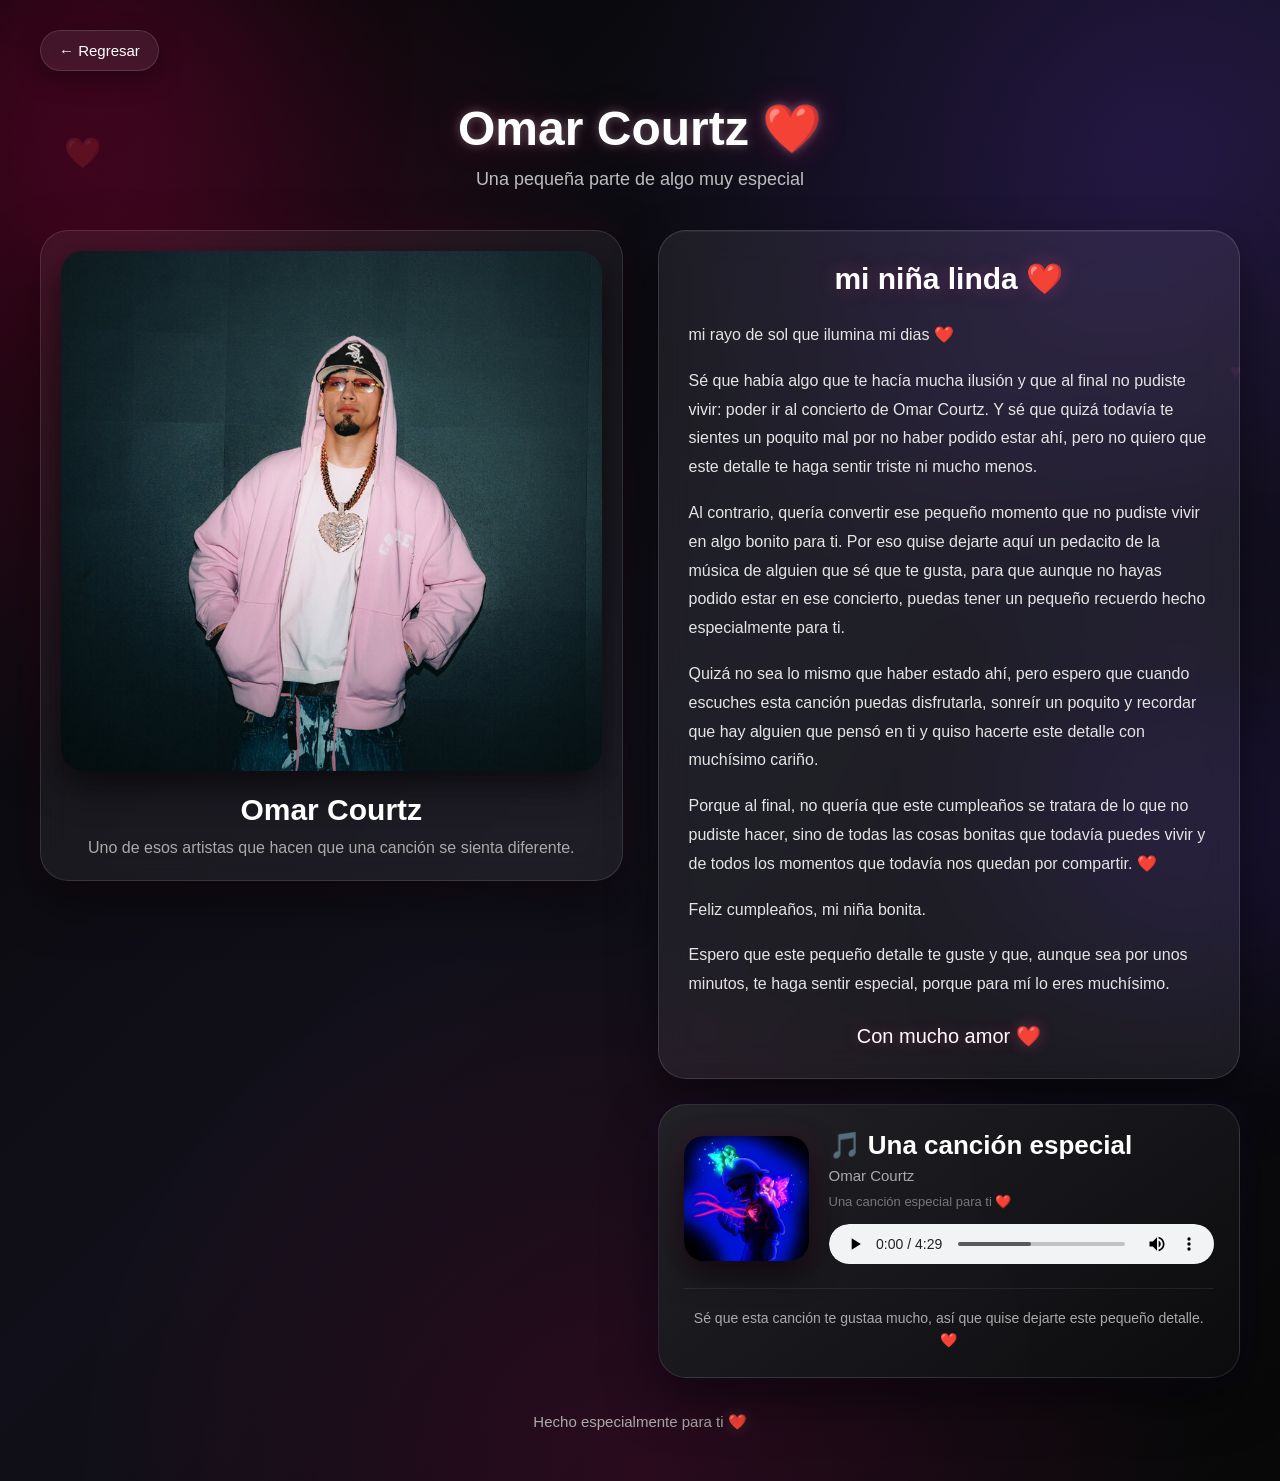
<file: Cantante2.html>
<!DOCTYPE html>
<html lang="es">
<head>
    <meta charset="UTF-8">
    <meta name="viewport" content="width=device-width, initial-scale=1.0">

    <title>Omar Courtz ❤️</title>

    <style>

        * {
            margin: 0;
            padding: 0;
            box-sizing: border-box;
        }

        body {
            font-family: Arial, sans-serif;
            color: white;
            min-height: 100vh;
            padding: 30px 40px;

            background:
                radial-gradient(circle at 10% 20%, rgba(255, 0, 90, 0.18), transparent 30%),
                radial-gradient(circle at 90% 10%, rgba(120, 60, 255, 0.18), transparent 30%),
                radial-gradient(circle at 50% 100%, rgba(255, 0, 120, 0.12), transparent 35%),
                linear-gradient(135deg, #050505, #11101a, #080808);

            overflow-x: hidden;
        }


        body::before,
        body::after {
            content: "";
            position: fixed;
            width: 350px;
            height: 350px;
            border-radius: 50%;
            filter: blur(100px);
            opacity: 0.15;
            pointer-events: none;
            z-index: -1;
        }


        body::before {
            background: #ff0077;
            top: -100px;
            left: -100px;
        }


        body::after {
            background: #713cff;
            bottom: -100px;
            right: -100px;
        }


        .contenedor {
            max-width: 1200px;
            margin: auto;
        }


        /* BOTÓN REGRESAR */

        .btn-regresar {
            display: inline-flex;
            align-items: center;
            gap: 8px;

            text-decoration: none;
            color: white;

            background: rgba(255,255,255,0.07);
            border: 1px solid rgba(255,255,255,0.13);

            padding: 11px 18px;
            border-radius: 50px;

            font-size: 15px;

            box-shadow:
                0 8px 25px rgba(0,0,0,0.35);

            backdrop-filter: blur(12px);

            transition: 0.3s ease;

            margin-bottom: 30px;
        }


        .btn-regresar:hover {
            transform: translateX(-5px);

            background: linear-gradient(
                135deg,
                rgba(255,0,120,0.25),
                rgba(120,60,255,0.25)
            );

            border-color: rgba(255,255,255,0.25);

            box-shadow:
                0 10px 30px rgba(255,0,120,0.15);
        }


        /* TÍTULO */

        .titulo {
            text-align: center;
            margin-bottom: 40px;
        }


        .titulo h1 {
            font-size: 48px;
            margin-bottom: 12px;

            text-shadow:
                0 0 10px rgba(255,255,255,0.3),
                0 0 30px rgba(255,0,120,0.25);
        }


        .titulo p {
            color: #bdbdbd;
            font-size: 18px;
        }


        /* CORAZONES */

        .corazon {
            position: fixed;
            color: rgba(255, 90, 150, 0.18);
            font-size: 30px;
            pointer-events: none;
            animation: flotar 6s ease-in-out infinite;
        }


        .corazon1 {
            top: 15%;
            left: 5%;
        }


        .corazon2 {
            top: 70%;
            right: 6%;
            animation-delay: 2s;
        }


        .corazon3 {
            top: 40%;
            right: 3%;
            font-size: 20px;
            animation-delay: 1s;
        }


        @keyframes flotar {

            0%, 100% {
                transform: translateY(0) rotate(-5deg);
            }

            50% {
                transform: translateY(-20px) rotate(5deg);
            }

        }


        /* DOS COLUMNAS */

        .contenido {
            display: grid;
            grid-template-columns: 1fr 1fr;
            gap: 35px;
            align-items: start;
        }


        /* FOTO PRINCIPAL */

        .foto-principal {
            background: rgba(255,255,255,0.055);
            padding: 20px;
            border-radius: 28px;

            border: 1px solid rgba(255,255,255,0.12);

            box-shadow:
                0 20px 50px rgba(0,0,0,0.55),
                0 0 35px rgba(255,0,120,0.08);

            backdrop-filter: blur(15px);

            transition: 0.4s ease;
        }


        .foto-principal:hover {
            transform: translateY(-6px);

            box-shadow:
                0 25px 60px rgba(0,0,0,0.65),
                0 0 45px rgba(255,0,120,0.16);
        }


        .foto-principal img {
            width: 100%;
            height: 520px;

            object-fit: cover;

            border-radius: 22px;
            display: block;

            box-shadow:
                0 15px 35px rgba(0,0,0,0.6);

            transition: 0.5s ease;
        }


        .foto-principal:hover img {
            transform: scale(1.015);
        }


        .foto-principal h2 {
            text-align: center;
            margin-top: 22px;
            font-size: 30px;
        }


        .foto-principal p {
            text-align: center;
            color: #aaa;
            margin-top: 9px;
            line-height: 1.5;
        }


        /* CARTA */

        .carta {
            background: rgba(255,255,255,0.065);

            border: 1px solid rgba(255,255,255,0.13);

            border-radius: 28px;
            padding: 30px;

            box-shadow:
                0 20px 50px rgba(0,0,0,0.45),
                inset 0 1px 0 rgba(255,255,255,0.05);

            backdrop-filter: blur(18px);

            transition: 0.4s ease;
        }


        .carta:hover {
            box-shadow:
                0 25px 60px rgba(0,0,0,0.55),
                0 0 35px rgba(255,0,120,0.08);
        }


        .carta h2 {
            text-align: center;
            font-size: 30px;
            margin-bottom: 25px;

            text-shadow:
                0 0 20px rgba(255,80,150,0.25);
        }


        .carta p {
            color: #e5e5e5;
            line-height: 1.8;
            font-size: 16px;
            margin-bottom: 17px;
        }


        .firma {
            text-align: center;
            font-size: 20px;
            margin-top: 25px;
            color: white;

            text-shadow:
                0 0 15px rgba(255,80,150,0.35);
        }


        /* REPRODUCTOR */

        .musica {
            margin-top: 25px;

            background:
                linear-gradient(
                    145deg,
                    rgba(35,35,40,0.95),
                    rgba(12,12,15,0.95)
                );

            border-radius: 28px;
            padding: 25px;

            box-shadow:
                0 20px 50px rgba(0,0,0,0.55),
                0 0 35px rgba(120,60,255,0.08);

            border: 1px solid rgba(255,255,255,0.1);

            backdrop-filter: blur(15px);

            transition: 0.4s ease;
        }


        .musica:hover {
            transform: translateY(-4px);

            box-shadow:
                0 25px 60px rgba(0,0,0,0.65),
                0 0 40px rgba(120,60,255,0.14);
        }


        .musica-contenido {
            display: flex;
            align-items: center;
            gap: 20px;
        }


        /* CARÁTULA */

        .caratula {
            width: 125px;
            height: 125px;

            border-radius: 20px;

            object-fit: cover;

            box-shadow:
                0 12px 30px rgba(0,0,0,0.65),
                0 0 25px rgba(255,0,120,0.12);

            flex-shrink: 0;

            transition: 0.4s ease;
        }


        .caratula:hover {
            transform: scale(1.04) rotate(1deg);
        }


        .informacion-musica {
            flex: 1;
        }


        .informacion-musica h3 {
            font-size: 26px;
            margin-bottom: 6px;
        }


        .artista {
            color: #aaa;
            font-size: 15px;
            margin-bottom: 10px;
        }


        .detalle {
            color: #777;
            font-size: 13px;
            margin-bottom: 15px;
        }


        /* AUDIO */

        audio {
            width: 100%;
            height: 40px;
            border-radius: 20px;
        }


        .mensaje-musica {
            text-align: center;
            color: #aaa;
            font-size: 14px;
            line-height: 1.6;
            margin-top: 20px;

            padding-top: 18px;

            border-top: 1px solid rgba(255,255,255,0.08);
        }


        /* MENSAJE FINAL */

        .mensaje {
            margin-top: 35px;
            text-align: center;
            color: #aaa;
            font-size: 15px;

            padding-bottom: 20px;

            text-shadow:
                0 0 15px rgba(255,255,255,0.15);
        }


        /* CELULAR */

        @media (max-width: 800px) {

            body {
                padding: 20px;
            }


            .contenido {
                grid-template-columns: 1fr;
            }


            .titulo h1 {
                font-size: 35px;
            }


            .titulo p {
                font-size: 15px;
            }


            .foto-principal img {
                height: 420px;
            }


            .carta {
                padding: 22px;
            }


            .carta h2 {
                font-size: 25px;
            }


            .musica-contenido {
                flex-direction: column;
                text-align: center;
            }


            .caratula {
                width: 170px;
                height: 170px;
            }


            .informacion-musica {
                width: 100%;
            }


            .corazon {
                display: none;
            }


            .btn-regresar {
                margin-bottom: 20px;
            }

        }

    </style>

</head>


<body>


    <!-- CORAZONES DECORATIVOS -->

    <div class="corazon corazon1">❤️</div>
    <div class="corazon corazon2">♡</div>
    <div class="corazon corazon3">♥</div>


    <div class="contenedor">


        <!-- BOTÓN REGRESAR -->

        <a href="cantantes.html" class="btn-regresar">
            ← Regresar
        </a>


        <!-- TÍTULO -->

        <div class="titulo">

            <h1>
                Omar Courtz ❤️
            </h1>

            <p>
                Una pequeña parte de algo muy especial
            </p>

        </div>


        <!-- CONTENIDO -->

        <div class="contenido">


            <!-- FOTO DE OMAR -->

            <div class="foto-principal">

                <img
                    src="courtz.jpg"
                    alt="Omar Courtz"
                >

                <h2>
                    Omar Courtz
                </h2>

                <p>
                    Uno de esos artistas que hacen que una canción
                    se sienta diferente.
                </p>

            </div>


            <!-- COLUMNA DERECHA -->

            <div>


                <!-- CARTA -->

                <div class="carta">

                    <h2>
                         mi niña linda ❤️
                    </h2>


                    <p>
                        mi rayo de sol que ilumina mi dias ❤️
                    </p>


                    <p>
                        Sé que había algo que te hacía mucha ilusión
                        y que al final no pudiste vivir: poder ir
                        al concierto de Omar Courtz. Y sé que quizá
                        todavía te sientes un poquito mal por no haber
                        podido estar ahí, pero no quiero que este detalle
                        te haga sentir triste ni mucho menos.
                    </p>


                    <p>
                        Al contrario, quería convertir ese pequeño
                        momento que no pudiste vivir en algo bonito
                        para ti. Por eso quise dejarte aquí un pedacito
                        de la música de alguien que sé que te gusta,
                        para que aunque no hayas podido estar en ese
                        concierto, puedas tener un pequeño recuerdo
                        hecho especialmente para ti.
                    </p>


                    <p>
                        Quizá no sea lo mismo que haber estado ahí,
                        pero espero que cuando escuches esta canción
                        puedas disfrutarla, sonreír un poquito y
                        recordar que hay alguien que pensó en ti y
                        quiso hacerte este detalle con muchísimo cariño.
                    </p>


                    <p>
                        Porque al final, no quería que este cumpleaños
                        se tratara de lo que no pudiste hacer, sino de
                        todas las cosas bonitas que todavía puedes vivir
                        y de todos los momentos que todavía nos quedan
                        por compartir. ❤️
                    </p>


                    <p>
                        Feliz cumpleaños, mi niña bonita.
                    </p>


                    <p>
                        Espero que este pequeño detalle te guste y que,
                        aunque sea por unos minutos, te haga sentir
                        especial, porque para mí lo eres muchísimo.
                    </p>


                    <div class="firma">
                        Con mucho amor ❤️
                    </div>

                </div>


                <!-- REPRODUCTOR -->

                <div class="musica">


                    <div class="musica-contenido">


                        <!-- CARÁTULA -->

                        <img
                            src="album.jpg"
                            alt="Canción de Omar Courtz"
                            class="caratula"
                        >


                        <div class="informacion-musica">


                            <h3>
                                🎵 Una canción especial
                            </h3>


                            <div class="artista">
                                Omar Courtz
                            </div>


                            <div class="detalle">
                                Una canción especial para ti ❤️
                            </div>


                            <audio controls>

                                <source
                                    src="Omar Courtz, ROA - WO OH OH.mp3"
                                    type="audio/mpeg"
                                >

                                Tu navegador no puede reproducir este audio.

                            </audio>


                        </div>

                    </div>


                    <div class="mensaje-musica">

                        Sé que esta canción te gustaa mucho,
                         así que quise dejarte este pequeño
                        detalle. ❤️

                    </div>

                </div>


            </div>

        </div>


        <!-- MENSAJE FINAL -->

        <div class="mensaje">

            Hecho especialmente para ti ❤️

        </div>


    </div>


</body>
</html>
</file>
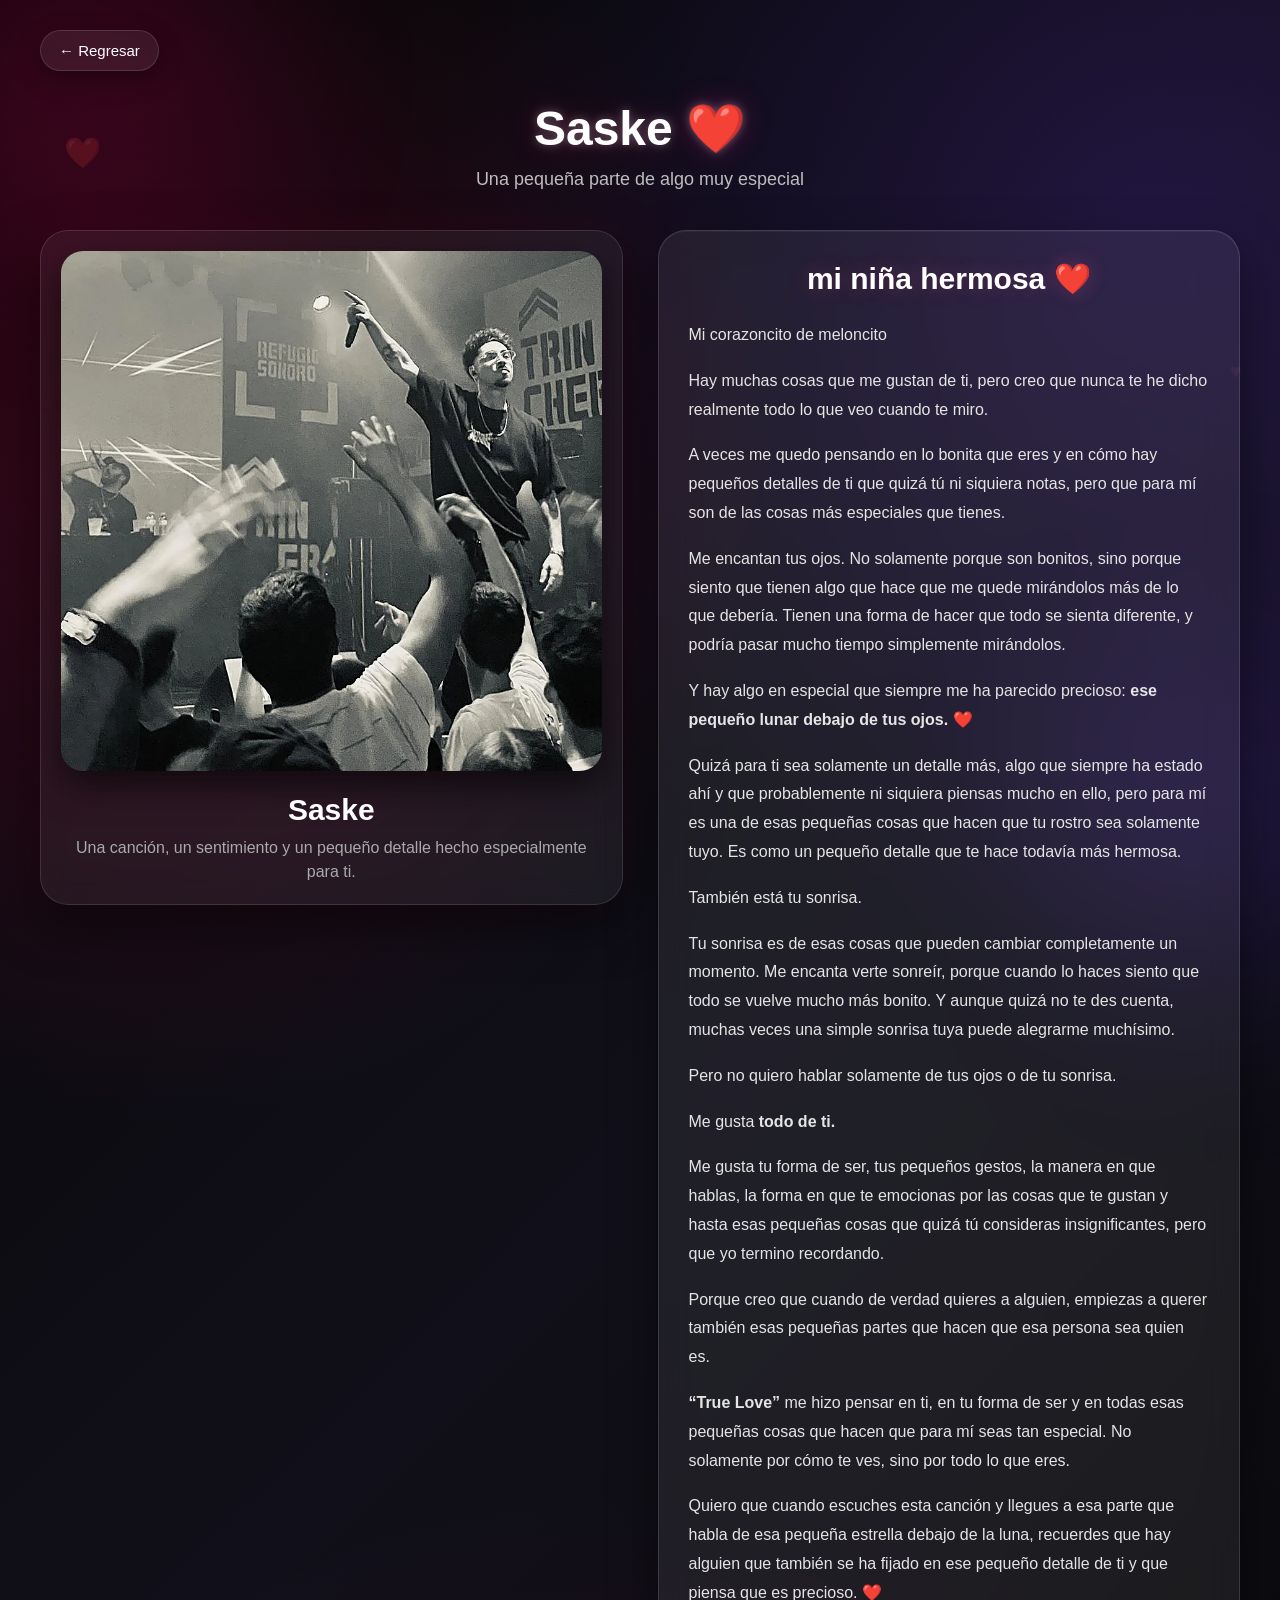
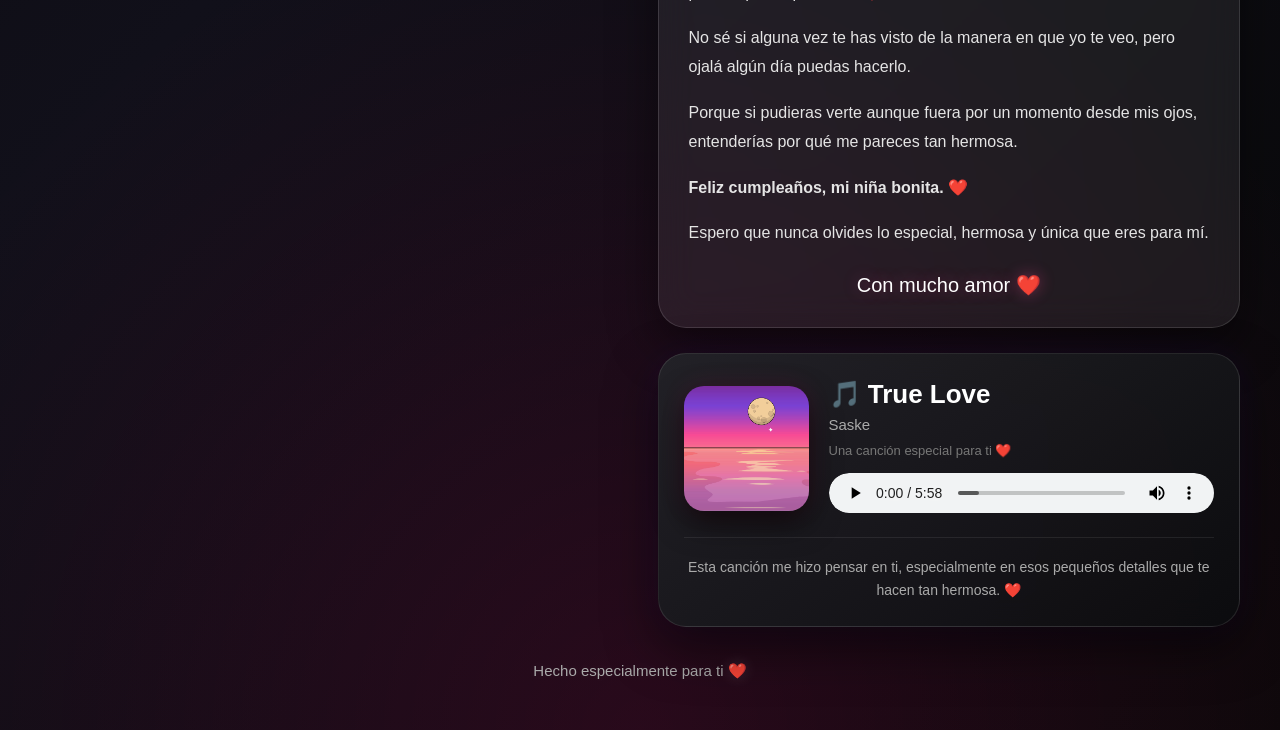
<file: Cantante3.html>
<!DOCTYPE html>
<html lang="es">
<head>
    <meta charset="UTF-8">
    <meta name="viewport" content="width=device-width, initial-scale=1.0">

    <title>Saske ❤️</title>

    <style>

        * {
            margin: 0;
            padding: 0;
            box-sizing: border-box;
        }

        body {
            font-family: Arial, sans-serif;
            color: white;
            min-height: 100vh;
            padding: 30px 40px;

            background:
                radial-gradient(circle at 10% 20%, rgba(255, 0, 90, 0.18), transparent 30%),
                radial-gradient(circle at 90% 10%, rgba(120, 60, 255, 0.18), transparent 30%),
                radial-gradient(circle at 50% 100%, rgba(255, 0, 120, 0.12), transparent 35%),
                linear-gradient(135deg, #050505, #11101a, #080808);

            overflow-x: hidden;
        }


        body::before,
        body::after {
            content: "";
            position: fixed;
            width: 350px;
            height: 350px;
            border-radius: 50%;
            filter: blur(100px);
            opacity: 0.15;
            pointer-events: none;
            z-index: -1;
        }


        body::before {
            background: #ff0077;
            top: -100px;
            left: -100px;
        }


        body::after {
            background: #713cff;
            bottom: -100px;
            right: -100px;
        }


        .contenedor {
            max-width: 1200px;
            margin: auto;
        }


        /* BOTÓN REGRESAR */

        .btn-regresar {
            display: inline-flex;
            align-items: center;
            gap: 8px;

            text-decoration: none;
            color: white;

            background: rgba(255,255,255,0.07);
            border: 1px solid rgba(255,255,255,0.13);

            padding: 11px 18px;
            border-radius: 50px;

            font-size: 15px;

            box-shadow:
                0 8px 25px rgba(0,0,0,0.35);

            backdrop-filter: blur(12px);

            transition: 0.3s ease;

            margin-bottom: 30px;
        }


        .btn-regresar:hover {
            transform: translateX(-5px);

            background: linear-gradient(
                135deg,
                rgba(255,0,120,0.25),
                rgba(120,60,255,0.25)
            );

            border-color: rgba(255,255,255,0.25);

            box-shadow:
                0 10px 30px rgba(255,0,120,0.15);
        }


        /* TÍTULO */

        .titulo {
            text-align: center;
            margin-bottom: 40px;
        }


        .titulo h1 {
            font-size: 48px;
            margin-bottom: 12px;

            text-shadow:
                0 0 10px rgba(255,255,255,0.3),
                0 0 30px rgba(255,0,120,0.25);
        }


        .titulo p {
            color: #bdbdbd;
            font-size: 18px;
        }


        /* CORAZONES */

        .corazon {
            position: fixed;
            color: rgba(255, 90, 150, 0.18);
            font-size: 30px;
            pointer-events: none;
            animation: flotar 6s ease-in-out infinite;
        }


        .corazon1 {
            top: 15%;
            left: 5%;
        }


        .corazon2 {
            top: 70%;
            right: 6%;
            animation-delay: 2s;
        }


        .corazon3 {
            top: 40%;
            right: 3%;
            font-size: 20px;
            animation-delay: 1s;
        }


        @keyframes flotar {

            0%, 100% {
                transform: translateY(0) rotate(-5deg);
            }

            50% {
                transform: translateY(-20px) rotate(5deg);
            }

        }


        /* DOS COLUMNAS */

        .contenido {
            display: grid;
            grid-template-columns: 1fr 1fr;
            gap: 35px;
            align-items: start;
        }


        /* FOTO PRINCIPAL */

        .foto-principal {
            background: rgba(255,255,255,0.055);
            padding: 20px;
            border-radius: 28px;

            border: 1px solid rgba(255,255,255,0.12);

            box-shadow:
                0 20px 50px rgba(0,0,0,0.55),
                0 0 35px rgba(255,0,120,0.08);

            backdrop-filter: blur(15px);

            transition: 0.4s ease;
        }


        .foto-principal:hover {
            transform: translateY(-6px);

            box-shadow:
                0 25px 60px rgba(0,0,0,0.65),
                0 0 45px rgba(255,0,120,0.16);
        }


        .foto-principal img {
            width: 100%;
            height: 520px;

            object-fit: cover;

            border-radius: 22px;
            display: block;

            box-shadow:
                0 15px 35px rgba(0,0,0,0.6);

            transition: 0.5s ease;
        }


        .foto-principal:hover img {
            transform: scale(1.015);
        }


        .foto-principal h2 {
            text-align: center;
            margin-top: 22px;
            font-size: 30px;
        }


        .foto-principal p {
            text-align: center;
            color: #aaa;
            margin-top: 9px;
            line-height: 1.5;
        }


        /* CARTA */

        .carta {
            background: rgba(255,255,255,0.065);

            border: 1px solid rgba(255,255,255,0.13);

            border-radius: 28px;
            padding: 30px;

            box-shadow:
                0 20px 50px rgba(0,0,0,0.45),
                inset 0 1px 0 rgba(255,255,255,0.05);

            backdrop-filter: blur(18px);

            transition: 0.4s ease;
        }


        .carta:hover {
            box-shadow:
                0 25px 60px rgba(0,0,0,0.55),
                0 0 35px rgba(255,0,120,0.08);
        }


        .carta h2 {
            text-align: center;
            font-size: 30px;
            margin-bottom: 25px;

            text-shadow:
                0 0 20px rgba(255,80,150,0.25);
        }


        .carta p {
            color: #e5e5e5;
            line-height: 1.8;
            font-size: 16px;
            margin-bottom: 17px;
        }


        .firma {
            text-align: center;
            font-size: 20px;
            margin-top: 25px;
            color: white;

            text-shadow:
                0 0 15px rgba(255,80,150,0.35);
        }


        /* REPRODUCTOR */

        .musica {
            margin-top: 25px;

            background:
                linear-gradient(
                    145deg,
                    rgba(35,35,40,0.95),
                    rgba(12,12,15,0.95)
                );

            border-radius: 28px;
            padding: 25px;

            box-shadow:
                0 20px 50px rgba(0,0,0,0.55),
                0 0 35px rgba(120,60,255,0.08);

            border: 1px solid rgba(255,255,255,0.1);

            backdrop-filter: blur(15px);

            transition: 0.4s ease;
        }


        .musica:hover {
            transform: translateY(-4px);

            box-shadow:
                0 25px 60px rgba(0,0,0,0.65),
                0 0 40px rgba(120,60,255,0.14);
        }


        .musica-contenido {
            display: flex;
            align-items: center;
            gap: 20px;
        }


        /* CARÁTULA */

        .caratula {
            width: 125px;
            height: 125px;

            border-radius: 20px;

            object-fit: cover;

            box-shadow:
                0 12px 30px rgba(0,0,0,0.65),
                0 0 25px rgba(255,0,120,0.12);

            flex-shrink: 0;

            transition: 0.4s ease;
        }


        .caratula:hover {
            transform: scale(1.04) rotate(1deg);
        }


        .informacion-musica {
            flex: 1;
        }


        .informacion-musica h3 {
            font-size: 26px;
            margin-bottom: 6px;
        }


        .artista {
            color: #aaa;
            font-size: 15px;
            margin-bottom: 10px;
        }


        .detalle {
            color: #777;
            font-size: 13px;
            margin-bottom: 15px;
        }


        /* AUDIO */

        audio {
            width: 100%;
            height: 40px;
            border-radius: 20px;
        }


        .mensaje-musica {
            text-align: center;
            color: #aaa;
            font-size: 14px;
            line-height: 1.6;
            margin-top: 20px;

            padding-top: 18px;

            border-top: 1px solid rgba(255,255,255,0.08);
        }


        /* MENSAJE FINAL */

        .mensaje {
            margin-top: 35px;
            text-align: center;
            color: #aaa;
            font-size: 15px;

            padding-bottom: 20px;

            text-shadow:
                0 0 15px rgba(255,255,255,0.15);
        }


        /* CELULAR */

        @media (max-width: 800px) {

            body {
                padding: 20px;
            }


            .contenido {
                grid-template-columns: 1fr;
            }


            .titulo h1 {
                font-size: 35px;
            }


            .titulo p {
                font-size: 15px;
            }


            .foto-principal img {
                height: 420px;
            }


            .carta {
                padding: 22px;
            }


            .carta h2 {
                font-size: 25px;
            }


            .musica-contenido {
                flex-direction: column;
                text-align: center;
            }


            .caratula {
                width: 170px;
                height: 170px;
            }


            .informacion-musica {
                width: 100%;
            }


            .corazon {
                display: none;
            }


            .btn-regresar {
                margin-bottom: 20px;
            }

        }

    </style>

</head>


<body>


    <!-- CORAZONES DECORATIVOS -->

    <div class="corazon corazon1">❤️</div>
    <div class="corazon corazon2">♡</div>
    <div class="corazon corazon3">♥</div>


    <div class="contenedor">


        <!-- BOTÓN REGRESAR -->

        <a href="cantantes.html" class="btn-regresar">
            ← Regresar
        </a>


        <!-- TÍTULO -->

        <div class="titulo">

            <h1>
                Saske ❤️
            </h1>

            <p>
                Una pequeña parte de algo muy especial
            </p>

        </div>


        <!-- CONTENIDO -->

        <div class="contenido">


            <!-- FOTO DE SASKE -->

            <div class="foto-principal">

                <img
                    src="saskecover.jpg"
                    alt="Saske"
                >

                <h2>
                    Saske
                </h2>

                <p>
                    Una canción, un sentimiento y un pequeño
                    detalle hecho especialmente para ti.
                </p>

            </div>


            <!-- COLUMNA DERECHA -->

            <div>


                <!-- CARTA -->

                <div class="carta">

                    <h2>
                         mi niña hermosa ❤️
                    </h2>


                    <p>
                        Mi corazoncito de meloncito
                    </p>


                    <p>
                        Hay muchas cosas que me gustan de ti,
                        pero creo que nunca te he dicho realmente
                        todo lo que veo cuando te miro.
                    </p>


                    <p>
                        A veces me quedo pensando en lo bonita
                        que eres y en cómo hay pequeños detalles
                        de ti que quizá tú ni siquiera notas,
                        pero que para mí son de las cosas más
                        especiales que tienes.
                    </p>


                    <p>
                        Me encantan tus ojos. No solamente porque
                        son bonitos, sino porque siento que tienen
                        algo que hace que me quede mirándolos más
                        de lo que debería. Tienen una forma de hacer
                        que todo se sienta diferente, y podría pasar
                        mucho tiempo simplemente mirándolos.
                    </p>


                    <p>
                        Y hay algo en especial que siempre me ha
                        parecido precioso: <strong>ese pequeño lunar
                        debajo de tus ojos.</strong> ❤️
                    </p>


                    <p>
                        Quizá para ti sea solamente un detalle más,
                        algo que siempre ha estado ahí y que
                        probablemente ni siquiera piensas mucho
                        en ello, pero para mí es una de esas pequeñas
                        cosas que hacen que tu rostro sea solamente
                        tuyo. Es como un pequeño detalle que te hace
                        todavía más hermosa.
                    </p>


                    <p>
                        También está tu sonrisa.
                    </p>


                    <p>
                        Tu sonrisa es de esas cosas que pueden
                        cambiar completamente un momento. Me encanta
                        verte sonreír, porque cuando lo haces siento
                        que todo se vuelve mucho más bonito.
                        Y aunque quizá no te des cuenta, muchas veces
                        una simple sonrisa tuya puede alegrarme
                        muchísimo.
                    </p>


                    <p>
                        Pero no quiero hablar solamente de tus ojos
                        o de tu sonrisa.
                    </p>


                    <p>
                        Me gusta <strong>todo de ti.</strong>
                    </p>


                    <p>
                        Me gusta tu forma de ser, tus pequeños gestos,
                        la manera en que hablas, la forma en que te
                        emocionas por las cosas que te gustan y hasta
                        esas pequeñas cosas que quizá tú consideras
                        insignificantes, pero que yo termino recordando.
                    </p>


                    <p>
                        Porque creo que cuando de verdad quieres a
                        alguien, empiezas a querer también esas
                        pequeñas partes que hacen que esa persona
                        sea quien es.
                    </p>


                    <p>
                
                    </p>


                    <p>
                        <strong>“True Love”</strong> me hizo pensar en ti,
                        en tu forma de ser y en todas esas pequeñas
                        cosas que hacen que para mí seas tan especial.
                        No solamente por cómo te ves, sino por todo
                        lo que eres.
                    </p>


                    <p>
                        Quiero que cuando escuches esta canción y
                        llegues a esa parte que habla de esa pequeña
                        estrella debajo de la luna, recuerdes que
                        hay alguien que también se ha fijado en ese
                        pequeño detalle de ti y que piensa que es
                        precioso. ❤️
                    </p>


                    <p>
                        No sé si alguna vez te has visto de la manera
                        en que yo te veo, pero ojalá algún día puedas
                        hacerlo.
                    </p>


                    <p>
                        Porque si pudieras verte aunque fuera por un
                        momento desde mis ojos, entenderías por qué
                        me pareces tan hermosa.
                    </p>


                    <p>
                        <strong>Feliz cumpleaños, mi niña bonita. ❤️</strong>
                    </p>


                    <p>
                        Espero que nunca olvides lo especial,
                        hermosa y única que eres para mí.
                    </p>


                    <div class="firma">
                        Con mucho amor ❤️
                    </div>

                </div>


                <!-- REPRODUCTOR DE TRUE LOVE -->

                <div class="musica">


                    <div class="musica-contenido">


                        <!-- CARÁTULA -->

                        <img
                            src="hola.jpg"
                            alt="True Love"
                            class="caratula"
                        >


                        <div class="informacion-musica">


                            <h3>
                                🎵 True Love
                            </h3>


                            <div class="artista">
                                Saske
                            </div>


                            <div class="detalle">
                                Una canción especial para ti ❤️
                            </div>


                            <audio controls>

                                <source
                                    src="SASKE Y CARRION - True love.mp3"
                                    type="audio/mpeg"
                                >

                                Tu navegador no puede reproducir este audio.

                            </audio>


                        </div>

                    </div>


                    <div class="mensaje-musica">

                        Esta canción me hizo pensar en ti,
                        especialmente en esos pequeños detalles
                        que te hacen tan hermosa. ❤️

                    </div>

                </div>


            </div>

        </div>


        <!-- MENSAJE FINAL -->

        <div class="mensaje">

            Hecho especialmente para ti ❤️

        </div>


    </div>


</body>
</html>
</file>
